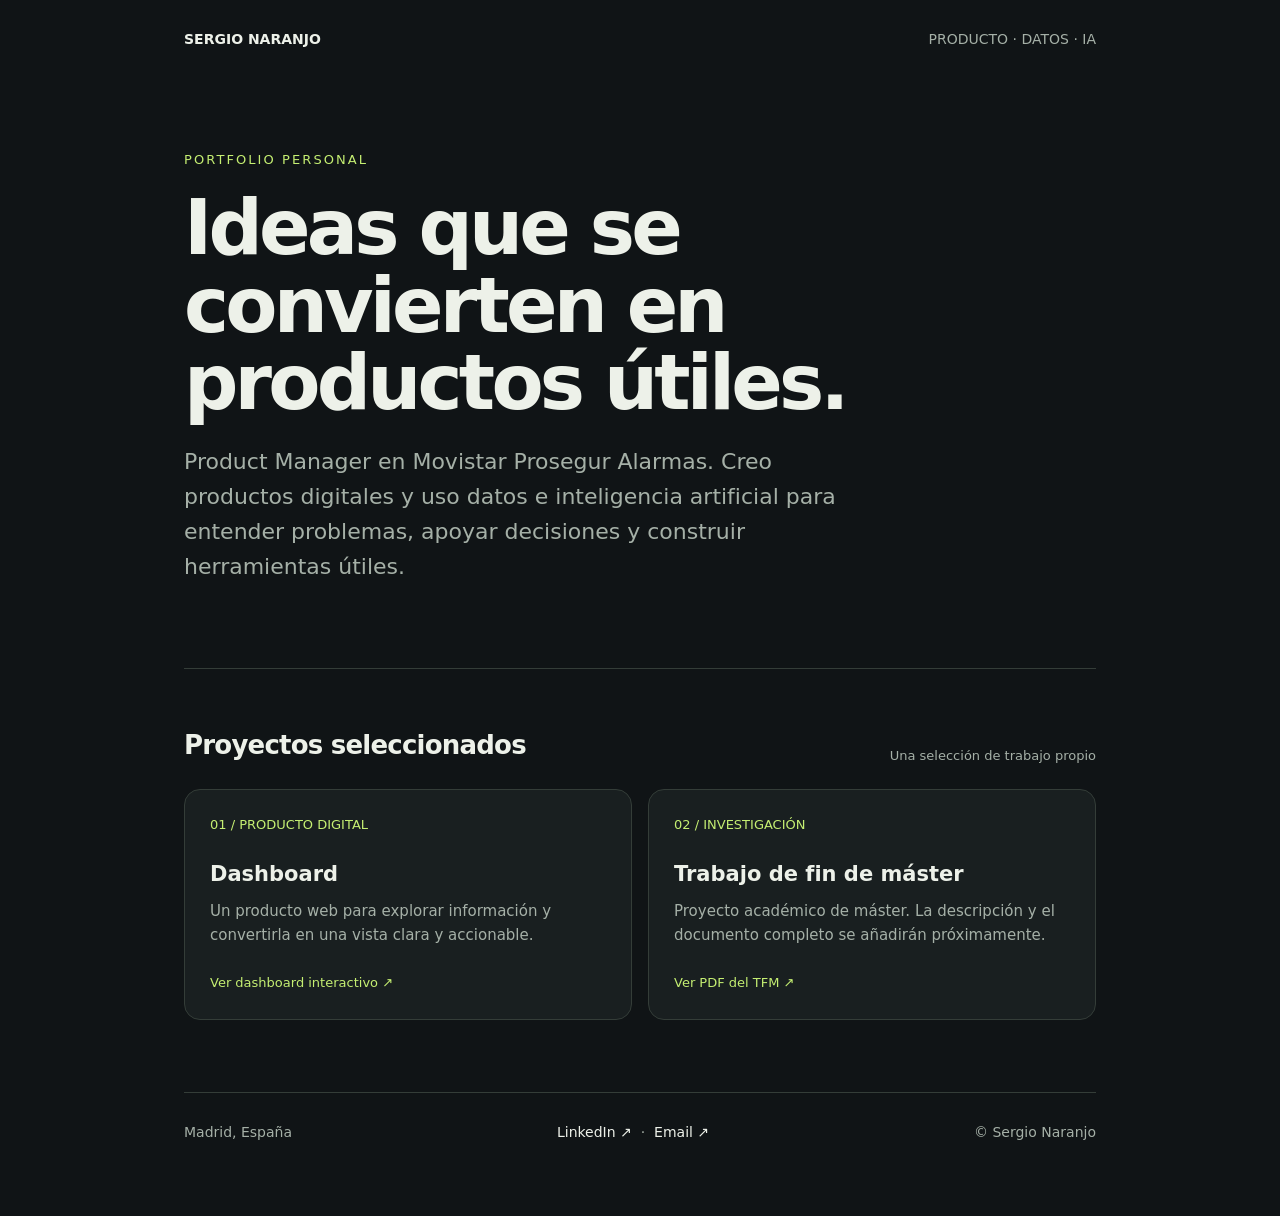
<file: index.html>
<!doctype html>
<html lang="es">
<head>
<meta charset="utf-8"><meta name="viewport" content="width=device-width, initial-scale=1">
<meta name="description" content="Portfolio de Sergio Naranjo: producto digital, datos e inteligencia artificial.">
<title>Sergio Naranjo — Producto digital</title>
<style>
:root{color-scheme:dark;--bg:#101416;--panel:#191f20;--text:#edf1e9;--muted:#a5b0a7;--lime:#c5ef72;--line:#343d38}*{box-sizing:border-box}body{margin:0;background:var(--bg);color:var(--text);font:16px/1.6 system-ui,-apple-system,Segoe UI,sans-serif}main{max-width:960px;margin:auto;padding:28px 24px 72px}.top{display:flex;justify-content:space-between;align-items:center;color:var(--muted);font-size:14px}.top strong{color:var(--text)}.hero{padding:100px 0 84px;border-bottom:1px solid var(--line)}.eyebrow{color:var(--lime);font-size:13px;letter-spacing:.16em;text-transform:uppercase}.hero h1{font-size:clamp(42px,8vw,76px);line-height:1.02;letter-spacing:-.05em;margin:18px 0 22px;max-width:760px}.hero p{font-size:clamp(18px,2.3vw,22px);color:var(--muted);max-width:690px;margin:0}.section-head{display:flex;align-items:end;justify-content:space-between;margin:56px 0 22px}.section-head h2{font-size:26px;margin:0;letter-spacing:-.03em}.section-head span{font-size:13px;color:var(--muted)}.grid{display:grid;grid-template-columns:repeat(2,minmax(0,1fr));gap:16px}.card{background:var(--panel);border:1px solid var(--line);border-radius:16px;padding:25px;min-height:210px;display:flex;flex-direction:column}.number{color:var(--lime);font-size:13px}.card h3{margin:22px 0 8px;font-size:21px}.card p{margin:0;color:var(--muted);font-size:15px}.tag{margin-top:auto;padding-top:26px;color:var(--lime);font-size:13px}.tag a{color:var(--lime);text-decoration:none}.tag a:hover{text-decoration:underline}.contact{margin-top:72px;border-top:1px solid var(--line);padding-top:28px;display:flex;justify-content:space-between;gap:20px;color:var(--muted);font-size:14px}.contact a{color:var(--text);text-decoration:none}.contact a:hover{color:var(--lime)}@media(max-width:640px){main{padding:20px 18px 52px}.hero{padding:76px 0 64px}.grid{grid-template-columns:1fr}.section-head{align-items:start;flex-direction:column;gap:5px}.contact{flex-direction:column}}
</style></head>
<body><main>
<header class="top"><strong>SERGIO NARANJO</strong><span>PRODUCTO · DATOS · IA</span></header>
<section class="hero"><div class="eyebrow">Portfolio personal</div><h1>Ideas que se convierten en productos útiles.</h1><p>Product Manager en Movistar Prosegur Alarmas. Creo productos digitales y uso datos e inteligencia artificial para entender problemas, apoyar decisiones y construir herramientas útiles.</p></section>
<section aria-labelledby="work"><div class="section-head"><h2 id="work">Proyectos seleccionados</h2><span>Una selección de trabajo propio</span></div><div class="grid">
<article class="card"><div class="number">01 / PRODUCTO DIGITAL</div><h3>Dashboard</h3><p>Un producto web para explorar información y convertirla en una vista clara y accionable.</p><div class="tag"><a href="./dashboard/">Ver dashboard interactivo ↗</a></div></article>
<article class="card"><div class="number">02 / INVESTIGACIÓN</div><h3>Trabajo de fin de máster</h3><p>Proyecto académico de máster. La descripción y el documento completo se añadirán próximamente.</p><div class="tag"><a href="https://drive.google.com/file/d/1uoVpW-jJUE2mOoPc51j9votp10xVKmAo/view" target="_blank" rel="noopener noreferrer">Ver PDF del TFM ↗</a></div></article>
</div></section>
<footer class="contact"><span>Madrid, España</span><span><a href="https://www.linkedin.com/in/sergionaranjom/">LinkedIn ↗</a> &nbsp;·&nbsp; <a href="mailto:sernarmor@gmail.com">Email ↗</a></span><span>© Sergio Naranjo</span></footer>
</main></body></html>
</file>
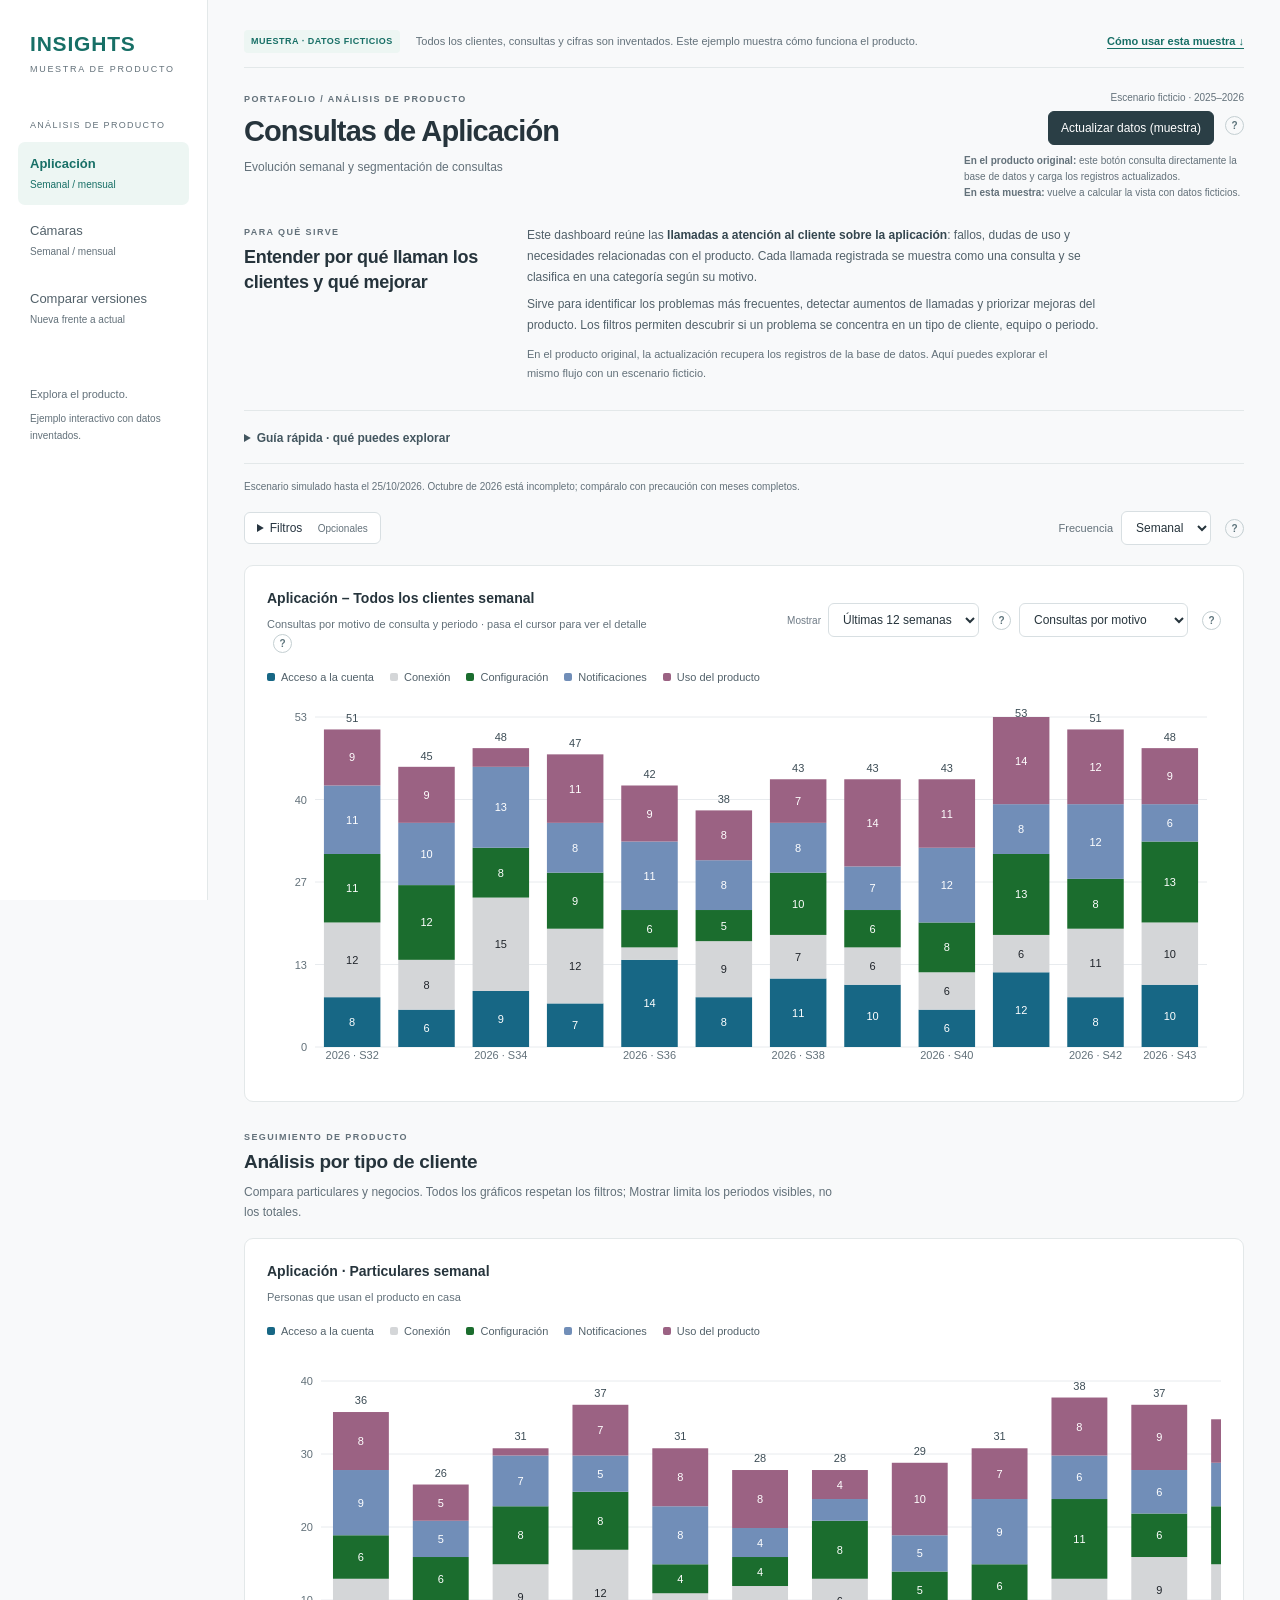
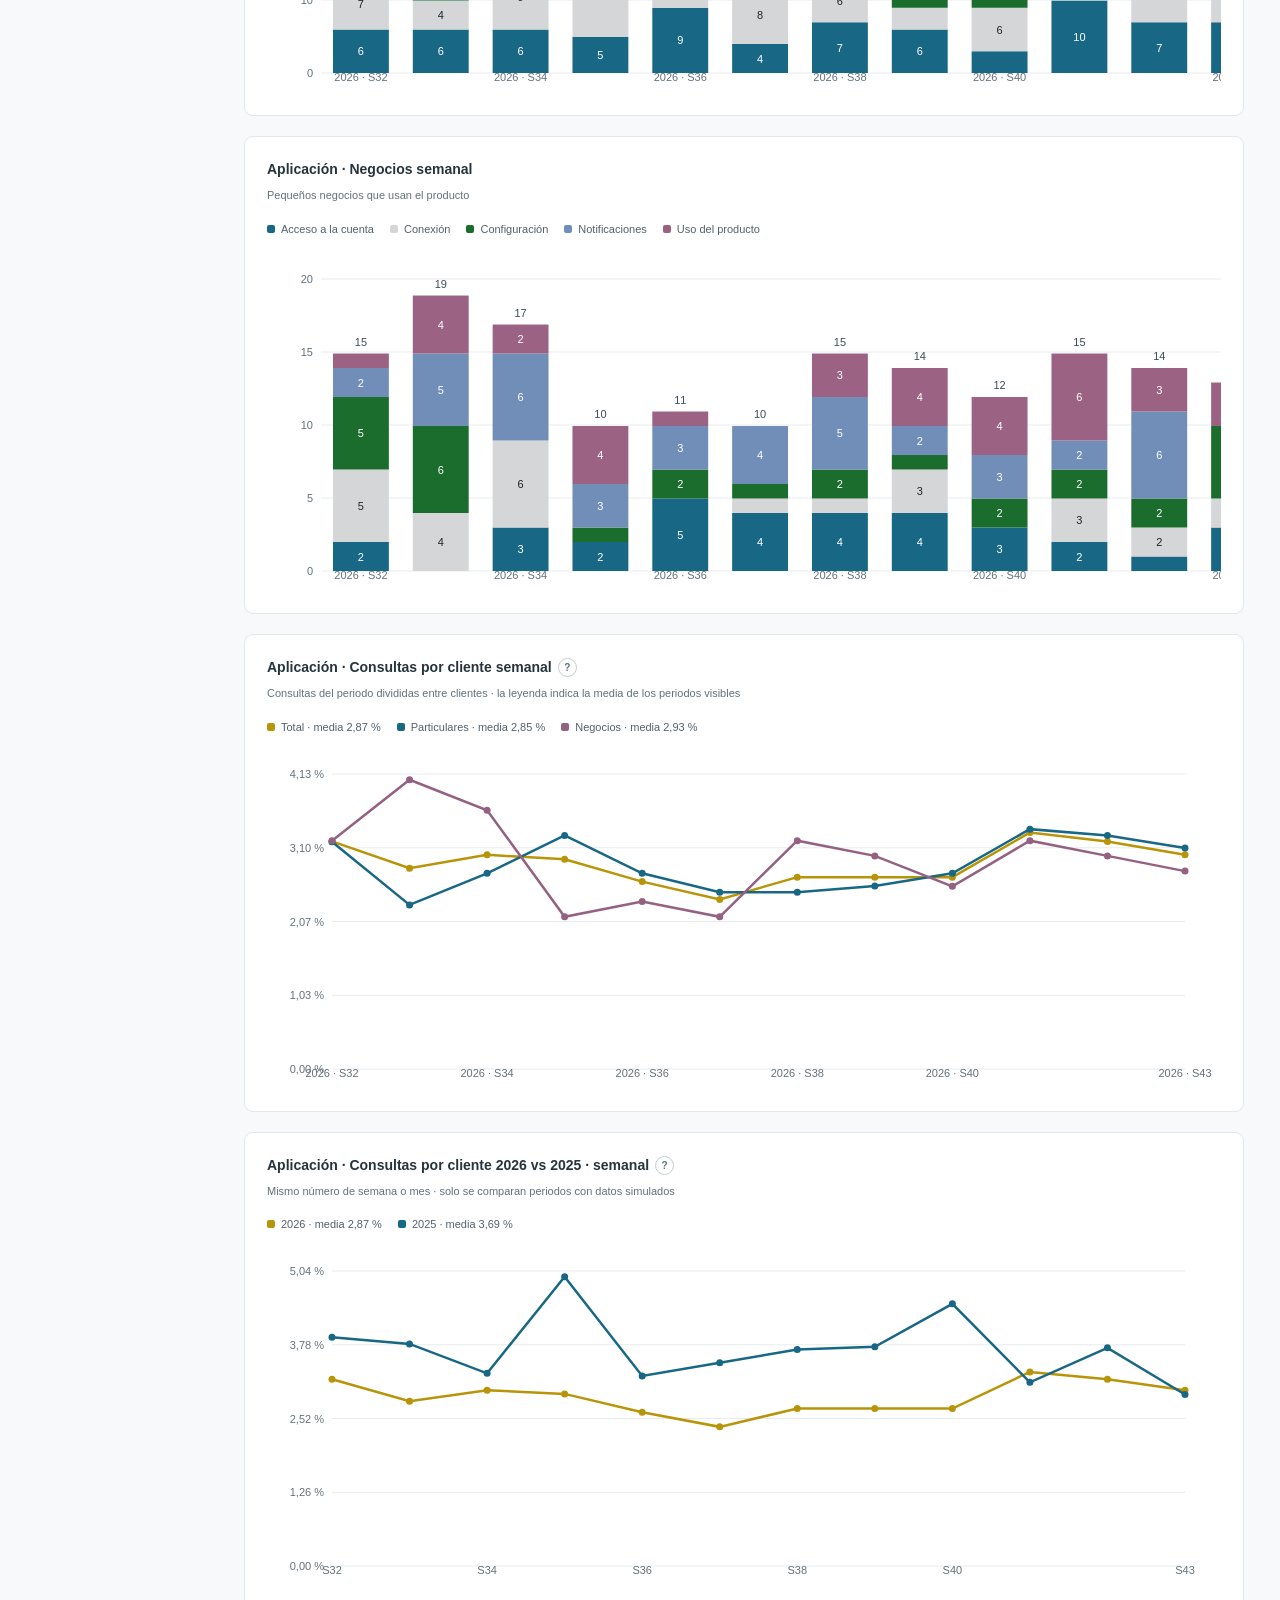
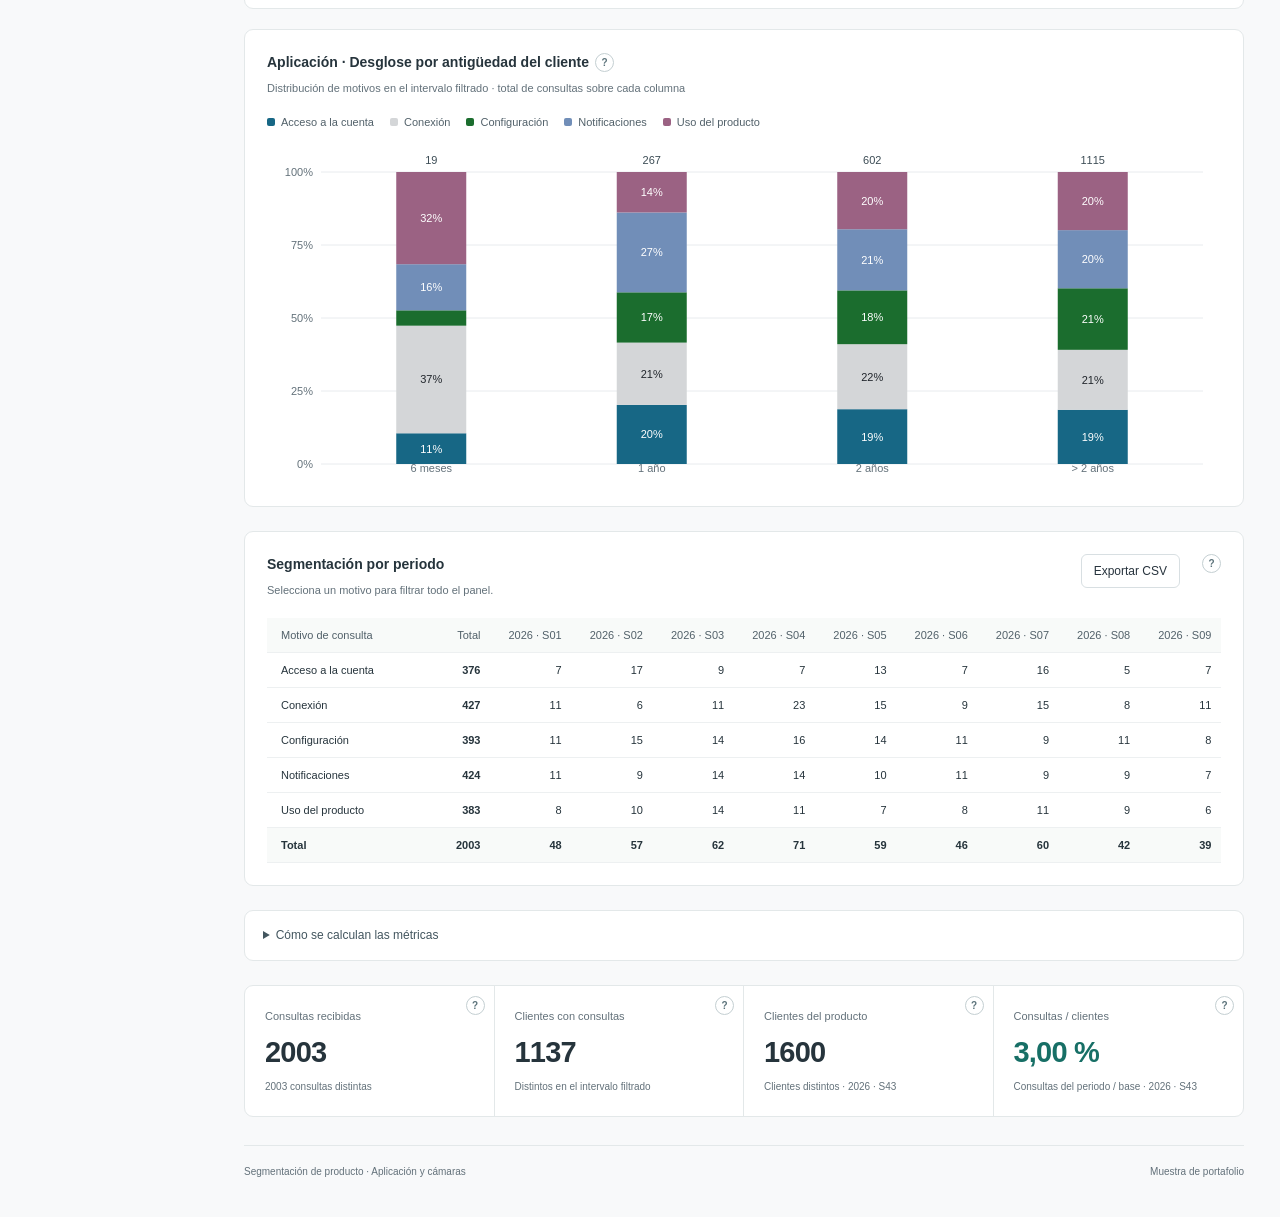
<file: dashboard/index.html>
<!doctype html>
<html lang="es"><head><meta charset="utf-8"><meta name="viewport" content="width=device-width,initial-scale=1"><title>Product Insights · Muestra de análisis de producto</title><link rel="stylesheet" href="./style.css?v=13"><link rel="stylesheet" href="./help.css?v=1"><link rel="stylesheet" href="./minimal.css?v=1"></head>
<body><aside><div class="brand"><b>INSIGHTS</b><span>MUESTRA DE PRODUCTO</span></div><div class="nav-label">ANÁLISIS DE PRODUCTO</div><button class="nav active" data-kind="Aplicación" data-mode="week">Aplicación <small>Semanal / mensual</small></button><button class="nav" data-kind="Cámaras" data-mode="week">Cámaras <small>Semanal / mensual</small></button><a class="nav" href="./piloto.html">Comparar versiones<small>Nueva frente a actual</small></a><div class="aside-bottom">Explora el producto.<p>Ejemplo interactivo con datos inventados.</p></div></aside>
<main><section class="muestra-banner" role="note"><strong>MUESTRA · DATOS FICTICIOS</strong><span>Todos los clientes, consultas y cifras son inventados. Este ejemplo muestra cómo funciona el producto.</span><a href="#guide" onclick="document.getElementById('guide').open=true">Cómo usar esta muestra ↓</a></section><header><div><div class="eyebrow">PORTAFOLIO / ANÁLISIS DE PRODUCTO</div><h1 id="title">Consultas de Aplicación</h1><p id="subtitle">Evolución semanal y segmentación de consultas</p></div><div class="actions"><span id="updated">Preparando datos…</span><button id="refresh">Actualizar datos (muestra)</button><p class="update-explanation"><b>En el producto original:</b> este botón consulta directamente la base de datos y carga los registros actualizados.<br><b>En esta muestra:</b> vuelve a calcular la vista con datos ficticios.</p></div></header><section class="purpose" aria-labelledby="purposeTitle"><div class="eyebrow">PARA QUÉ SIRVE</div><h2 id="purposeTitle">Entender por qué llaman los clientes y qué mejorar</h2><p id="purposeDescription">Este dashboard reúne las <b>llamadas a atención al cliente sobre la aplicación</b>: fallos, dudas de uso y necesidades relacionadas con el producto. Cada llamada registrada se muestra como una consulta y se clasifica en una categoría según su motivo.</p><p>Sirve para identificar los problemas más frecuentes, detectar aumentos de llamadas y priorizar mejoras del producto. Los filtros permiten descubrir si un problema se concentra en un tipo de cliente, equipo o periodo.</p><p class="purpose-footnote">En el producto original, la actualización recupera los registros de la base de datos. Aquí puedes explorar el mismo flujo con un escenario ficticio.</p></section>
<details class="method card guide" id="guide"><summary>Guía rápida · qué puedes explorar</summary><p><b>El problema:</b> cuando llegan consultas sobre un producto, contar mensajes no basta. Este panel ayuda a descubrir qué problemas se repiten, a qué clientes afectan y cómo cambian con el tiempo.</p><ol><li><b>Elige Aplicación o Cámaras.</b> Son dos productos de ejemplo, con consultas y clientes diferentes.</li><li><b>Abre Filtros.</b> Acota por fecha, tipo de cliente, motivo o características del producto. Pulsa Limpiar filtros para volver al conjunto completo.</li><li><b>Explora las gráficas.</b> Las barras separan las consultas por motivo. Pasa el cursor para ver cifras; también puedes elegir un motivo en la tabla para filtrar.</li><li><b>Compara con contexto.</b> La vista de consultas por cliente tiene en cuenta cuántos clientes hay. La comparativa anual alinea la misma semana o mes de dos años.</li><li><b>Prueba la comparación de versiones.</b> Puedes excluir una consulta de ejemplo y ver cómo cambia la gráfica. La selección se guarda solo en este navegador si permite almacenamiento.</li></ol><p><b>Cómo leer las cifras:</b> 20 consultas entre 1.000 clientes equivalen a 2 consultas por cada 100 clientes (2 %). Un cliente puede realizar varias consultas; esto no significa que el 2 % de los clientes haya contactado.</p><p><b>Qué demuestra el producto:</b> navegación por productos, filtros combinables, clasificación de consultas, comparativas temporales y exportación. Las cifras simuladas no representan resultados de ninguna empresa ni prueban que una versión sea mejor.</p></details><p class="pilot-note">Escenario simulado hasta el 25/10/2026. Octubre de 2026 está incompleto; compáralo con precaución con meses completos.</p><div id="status" role="status"></div><section class="view-controls" aria-label="Controles de la página"><details class="filter-menu"><summary>Filtros <span>Opcionales</span></summary><div class="filters" aria-label="Filtros"><label>Año<select id="year"></select></label><label>Desde<select id="from"></select></label><label>Hasta<select id="to"></select></label><label>Tipo de cliente<select id="activity"></select></label><label>Motivo de consulta<select id="category"></select></label><label id="platform-label">Plataforma<select id="platform"></select></label><button id="reset" class="text-button">Limpiar filtros</button><details><summary>Más filtros</summary><div class="extra"><label>Antigüedad<select id="age"></select></label><label>Equipo<select id="panel"></select></label><label>Tipo de consulta<select id="type"></select></label></div></details></div></details><label>Frecuencia<select id="mode"><option value="week">Semanal</option><option value="month">Mensual</option></select></label></section>
<section class="charts"><article class="card trend-card"><div class="card-head"><div><h2 id="chartTitle">Aplicación – Todos los clientes semanal</h2><p id="trendNote">Consultas por motivo de consulta y semana</p></div><div class="trend-controls"><label>Mostrar<select id="window" aria-label="Periodos visibles"><option value="12" selected>Últimas 12 semanas</option><option value="26">Últimas 26 semanas</option><option value="52">Últimas 52 semanas</option><option value="all">Todas las semanas</option></select></label><select id="metric" aria-label="Métrica del gráfico"><option value="rows">Consultas por motivo</option><option value="rate">Consultas / clientes (%)</option><option value="contracts">Clientes con consultas</option></select></div></div><div id="trendLegend" class="trend-legend"></div><div id="trend" class="plot"></div></article></section>
<section id="presentation" aria-label="Análisis por tipo de cliente">
<div class="report-heading"><div><div class="eyebrow">SEGUIMIENTO DE PRODUCTO</div><h2>Análisis por tipo de cliente</h2><p>Compara particulares y negocios. Todos los gráficos respetan los filtros; Mostrar limita los periodos visibles, no los totales.</p></div><span id="reportStatus" role="status"></span></div>
<div id="reportCharts" class="report-charts" aria-busy="true">
<article class="card"><div class="card-head"><div><h2 id="b2cTitle">Particulares</h2><p>Personas que usan el producto en casa</p></div></div><div id="b2cLegend" class="trend-legend"></div><div id="b2cPlot" class="report-plot"></div></article>
<article class="card"><div class="card-head"><div><h2 id="b2bTitle">Negocios</h2><p>Pequeños negocios que usan el producto</p></div></div><div id="b2bLegend" class="trend-legend"></div><div id="b2bPlot" class="report-plot"></div></article>
<article class="card"><div class="card-head"><div><h2 id="ratesTitle">Consultas por cliente</h2><p id="ratesNote">Consultas del periodo divididas entre clientes · la leyenda indica la media de los periodos visibles</p></div></div><div id="ratesLegend" class="trend-legend"></div><div id="ratesPlot" class="report-plot line-plot"></div></article>
<article class="card"><div class="card-head"><div><h2 id="comparisonTitle">Comparativa entre años</h2><p>Mismo número de semana o mes · solo se comparan periodos con datos simulados</p></div></div><div id="comparisonLegend" class="trend-legend"></div><div id="comparisonPlot" class="report-plot line-plot"></div></article>
<article class="card" id="ageCard"><div class="card-head"><div><h2>Aplicación · Desglose por antigüedad del cliente</h2><p>Distribución de motivos en el intervalo filtrado · total de consultas sobre cada columna</p></div></div><div id="ageLegend" class="trend-legend"></div><div id="agePlot" class="report-plot"></div></article>
</div>


</section>
<section class="card table-card"><div class="card-head"><div><h2>Segmentación por periodo</h2><p>Selecciona un motivo para filtrar todo el panel.</p></div><button id="export">Exportar CSV</button></div><div class="table-scroll" id="matrix"></div></section>
<details class="method card"><summary>Cómo se calculan las métricas</summary><div id="method"></div></details>
<section class="kpis" aria-label="Resumen de la selección"><article><span>Consultas recibidas</span><strong id="rows">—</strong><small id="caseDistinct"></small></article><article><span>Clientes con consultas</span><strong id="contracts">—</strong><small>Distintos en el intervalo filtrado</small></article><article><span>Clientes del producto</span><strong id="base">—</strong><small id="baseNote">Al cierre del último periodo</small></article><article class="accent"><span>Consultas / clientes</span><strong id="rate">—</strong><small id="rateNote">Último periodo seleccionado</small></article></section>
<footer>Segmentación de producto · Aplicación y cámaras <span>Muestra de portafolio</span></footer></main><script src="./muestra-data.js"></script><script src="./presentation.js?v=5"></script><script src="./app.js?v=13"></script><script src="./help.js?v=1"></script></body></html>
</file>
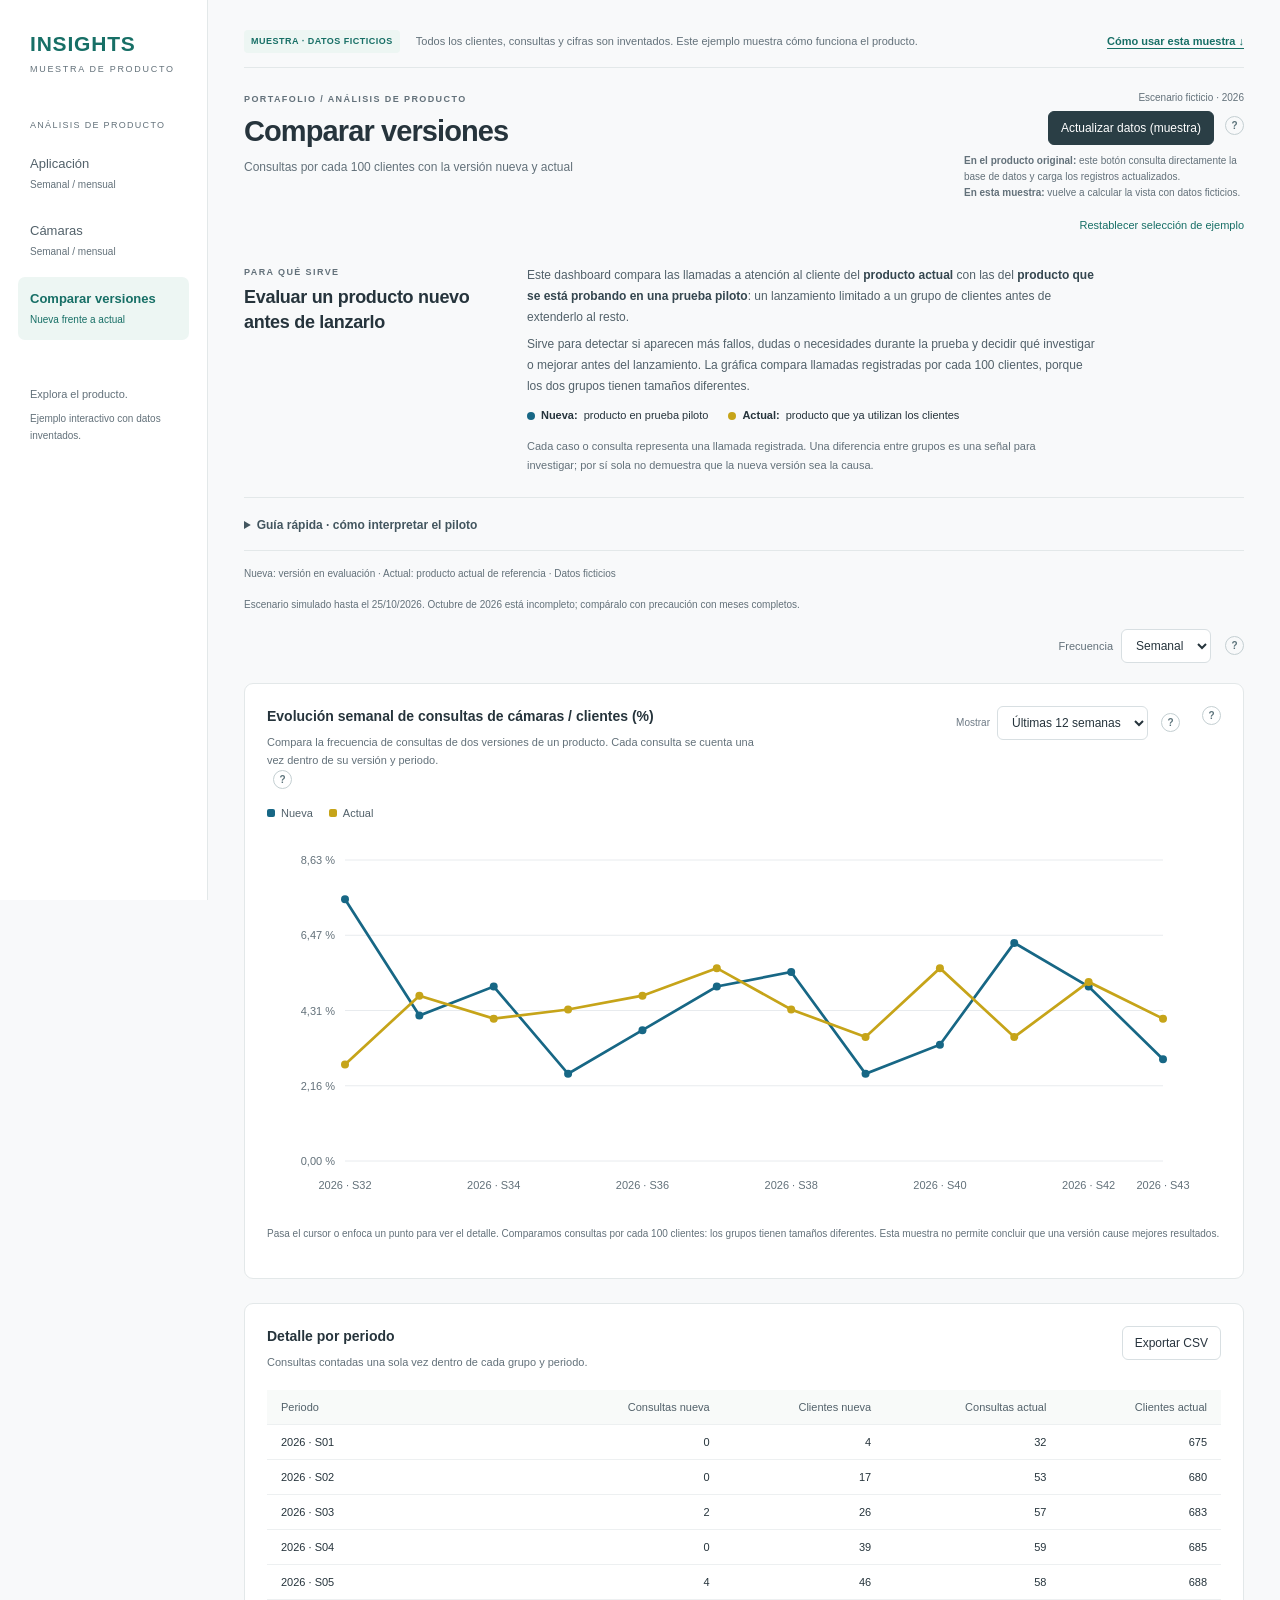
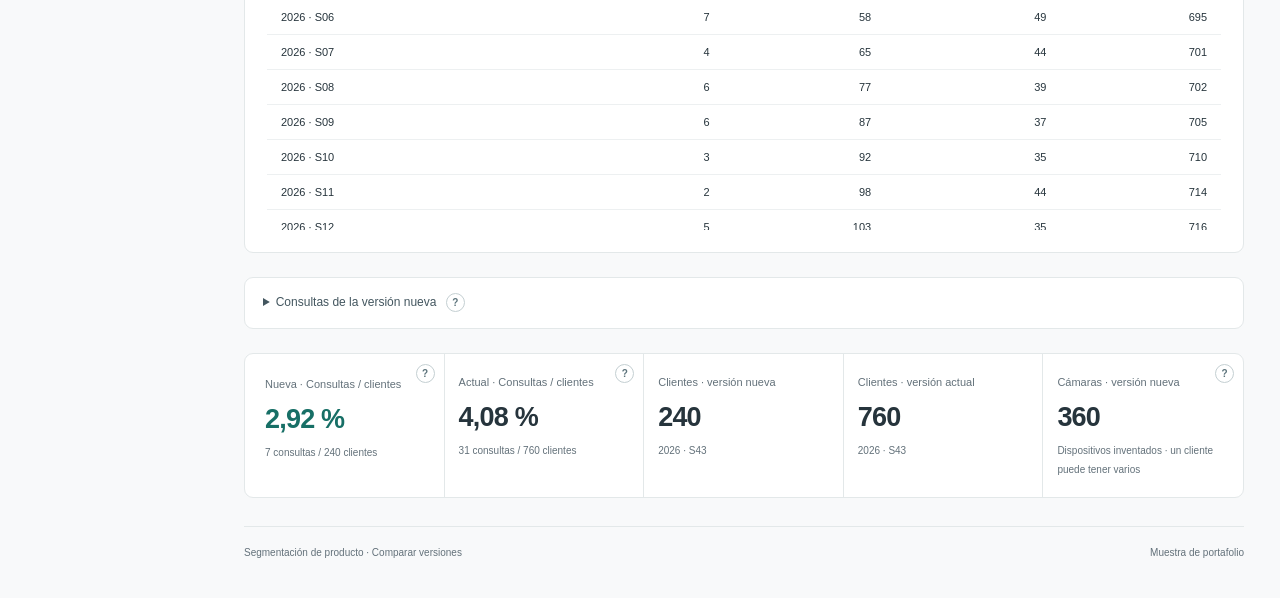
<file: dashboard/piloto.html>
<!doctype html>
<html lang="es"><head><meta charset="utf-8"><meta name="viewport" content="width=device-width,initial-scale=1"><title>Comparar versiones · Producto</title><link rel="stylesheet" href="./style.css?v=13"><link rel="stylesheet" href="./help.css?v=1"><link rel="stylesheet" href="./minimal.css?v=1"></head>
<body><aside><div class="brand"><b>INSIGHTS</b><span>MUESTRA DE PRODUCTO</span></div><div class="nav-label">ANÁLISIS DE PRODUCTO</div><a class="nav" href="./index.html?view=app&amp;mode=week">Aplicación<small>Semanal / mensual</small></a><a class="nav" href="./index.html?view=cameras&amp;mode=week">Cámaras<small>Semanal / mensual</small></a><a class="nav active" href="./piloto.html" aria-current="page">Comparar versiones<small>Nueva frente a actual</small></a><div class="aside-bottom">Explora el producto.<p>Ejemplo interactivo con datos inventados.</p></div></aside>
<main><section class="muestra-banner" role="note"><strong>MUESTRA · DATOS FICTICIOS</strong><span>Todos los clientes, consultas y cifras son inventados. Este ejemplo muestra cómo funciona el producto.</span><a href="#guide" onclick="document.getElementById('guide').open=true">Cómo usar esta muestra ↓</a></section><header><div><div class="eyebrow">PORTAFOLIO / ANÁLISIS DE PRODUCTO</div><h1>Comparar versiones</h1><p>Consultas por cada 100 clientes con la versión nueva y actual</p></div><div class="actions"><span id="updated">Sin cargar</span><button id="refresh">Actualizar datos (muestra)</button><p class="update-explanation"><b>En el producto original:</b> este botón consulta directamente la base de datos y carga los registros actualizados.<br><b>En esta muestra:</b> vuelve a calcular la vista con datos ficticios.</p><button id="resetMuestra" class="text-button">Restablecer selección de ejemplo</button></div></header><section class="purpose" aria-labelledby="purposeTitle"><div class="eyebrow">PARA QUÉ SIRVE</div><h2 id="purposeTitle">Evaluar un producto nuevo antes de lanzarlo</h2><p>Este dashboard compara las llamadas a atención al cliente del <b>producto actual</b> con las del <b>producto que se está probando en una prueba piloto</b>: un lanzamiento limitado a un grupo de clientes antes de extenderlo al resto.</p><p>Sirve para detectar si aparecen más fallos, dudas o necesidades durante la prueba y decidir qué investigar o mejorar antes del lanzamiento. La gráfica compara llamadas registradas por cada 100 clientes, porque los dos grupos tienen tamaños diferentes.</p><div class="version-key"><span><i class="version-dot new"></i><b>Nueva:</b> producto en prueba piloto</span><span><i class="version-dot current"></i><b>Actual:</b> producto que ya utilizan los clientes</span></div><p class="purpose-footnote">Cada caso o consulta representa una llamada registrada. Una diferencia entre grupos es una señal para investigar; por sí sola no demuestra que la nueva versión sea la causa.</p></section>
<details class="method card guide" id="guide"><summary>Guía rápida · cómo interpretar el piloto</summary><ol><li><b>Compara las dos líneas.</b> Nueva representa el producto en prueba; Actual, el producto que ya se utiliza.</li><li><b>Elige semanas o meses.</b> La frecuencia agrupa las llamadas en periodos diferentes. Mostrar limita los periodos visibles en la gráfica.</li><li><b>Comprueba el tamaño de cada grupo.</b> La tasa divide las llamadas del periodo entre los clientes de esa versión. Así puedes comparar grupos de tamaños distintos.</li><li><b>Revisa las consultas del piloto.</b> Si una llamada no está relacionada con el producto que se está evaluando, puedes desmarcarla para excluirla del análisis. Los clientes del grupo se mantienen.</li><li><b>Actualiza o exporta.</b> En el producto original, Actualizar datos consulta la base de datos. Esta muestra solo recalcula el ejemplo. El CSV permite revisar las cifras por periodo.</li></ol><p>Todos los registros y comentarios de esta muestrastración son inventados.</p></details><p id="sourceDates" class="source-dates" aria-live="polite"></p>
<p class="pilot-note">Escenario simulado hasta el 25/10/2026. Octubre de 2026 está incompleto; compáralo con precaución con meses completos.</p><div id="status" role="status" aria-live="polite"></div><div id="sourceWarning" class="pilot-warning" role="status" hidden></div>
<section class="view-controls" aria-label="Controles de la página"><label>Frecuencia<select id="mode"><option value="week">Semanal</option><option value="month">Mensual</option></select></label></section><section class="card table-card pilot-chart"><div class="card-head"><div><h2 id="plotTitle">Evolución semanal de consultas de cámaras / clientes (%)</h2><p>Compara la frecuencia de consultas de dos versiones de un producto. Cada consulta se cuenta una vez dentro de su versión y periodo.</p></div><div class="trend-controls"><label>Mostrar<select id="window" aria-label="Periodos visibles"><option value="12" selected>Últimas 12 semanas</option><option value="26">Últimas 26 semanas</option><option value="52">Últimas 52 semanas</option><option value="all">Todas las semanas</option></select></label></div></div><div class="trend-legend"><span><i style="background:#176785"></i>Nueva</span><span><i style="background:#c6a419"></i>Actual</span></div><div id="plot" class="report-plot line-plot" aria-busy="false"><div class="empty">Preparando comparación de ejemplo…</div></div><p class="pilot-note">Pasa el cursor o enfoca un punto para ver el detalle. Comparamos consultas por cada 100 clientes: los grupos tienen tamaños diferentes. Esta muestra no permite concluir que una versión cause mejores resultados.</p></section>
<section class="card table-card"><div class="card-head"><div><h2>Detalle por periodo</h2><p>Consultas contadas una sola vez dentro de cada grupo y periodo.</p></div><button id="export" disabled>Exportar CSV</button></div><div id="matrix" class="table-scroll"></div></section>
<details id="v4Cases" class="method card pilot-cases"><summary>Consultas de la versión nueva <span id="v4CasesCount"></span></summary><p>Marca las consultas que deben contar en la gráfica. La selección se conserva solo en este navegador si permite almacenamiento. Restablecer selección de ejemplo vuelve a incluir todas las consultas. Una consulta desmarcada sigue en el listado pero no cuenta en la gráfica; el número de clientes se mantiene. Todos los comentarios son inventados.</p><div id="v4CasesBody" aria-live="polite">Abre este apartado para consultar el detalle.</div></details>
<section class="kpis pilot-kpis" aria-label="Resumen del piloto e inventario"><article class="accent"><span>Nueva · Consultas / clientes</span><strong id="rate4">—</strong><small id="detail4">Sin datos</small></article><article><span>Actual · Consultas / clientes</span><strong id="rate3">—</strong><small id="detail3">Sin datos</small></article><article><span>Clientes · versión nueva</span><strong id="base4">—</strong><small id="period4">Al cierre del periodo</small></article><article><span>Clientes · versión actual</span><strong id="base3">—</strong><small id="period3">Al cierre del periodo</small></article><article><span>Cámaras · versión nueva</span><strong id="cameraCount4">—</strong><small id="cameraCount4Note">Incluye varias cámaras de un mismo cliente</small></article></section>
<footer>Segmentación de producto · Comparar versiones <span>Muestra de portafolio</span></footer></main><script src="./muestra-data.js"></script><script src="./piloto.js?v=13"></script><script src="./help.js?v=1"></script></body></html>
</file>
<file: dashboard/style.css>
:root{font-family:Arial,Helvetica,sans-serif;color:#202c36;background:#f4f5f7;font-synthesis:none}*{box-sizing:border-box}body{margin:0}aside{position:fixed;inset:0 auto 0 0;width:225px;background:#18232d;color:white;padding:34px 20px}.brand{padding:0 10px 38px}.brand b{font-size:25px;letter-spacing:1.2px;color:#f7d117}.brand span{display:block;margin-top:10px;font-size:10px;letter-spacing:2.6px;color:#b7bec4}.nav-label{font-size:10px;letter-spacing:1.4px;color:#8998a4;margin:20px 10px}.nav{width:100%;background:none;color:#d4dce1;border:none;text-align:left;padding:17px 15px;margin:5px 0;border-radius:7px;font-size:15px;cursor:pointer}.nav small{display:block;font-size:11px;margin-top:7px;opacity:.7}.nav.active{background:#f7d117;color:#18232d;font-weight:bold}.aside-bottom{position:absolute;bottom:30px;font-size:13px;color:#c2cbd2;padding:0 10px}.aside-bottom p{font-size:11px;color:#8c9aa7;line-height:1.6;max-width:165px}main{margin-left:225px;padding:38px 42px;max-width:1920px}header{display:flex;justify-content:space-between;align-items:center;gap:20px;margin-bottom:26px}.eyebrow{font-size:10px;letter-spacing:1.8px;color:#778592;font-weight:bold}h1{font-size:32px;letter-spacing:-1px;margin:10px 0 8px}header p{margin:0;font-size:13px;color:#79848e}.actions{display:flex;align-items:flex-end;flex-direction:column;gap:11px}.actions span{color:#7d8790;font-size:11px}button,select{font:inherit}button{cursor:pointer;background:white;border:1px solid #dce0e4;border-radius:6px;padding:10px 14px;color:#27333d;font-size:12px}button:hover{border-color:#a2aeb7}button:disabled{opacity:.6;cursor:wait}#refresh{background:#202d38;color:white;border:none}.filters{display:flex;flex-wrap:wrap;align-items:flex-end;gap:14px;background:white;padding:20px;border:1px solid #e7e9eb;border-radius:9px;margin-bottom:22px}.filters label{display:flex;flex-direction:column;gap:8px;font-size:10px;color:#6e7a85;letter-spacing:.2px;flex:1;min-width:100px}.filters select{width:100%;max-width:250px}.filters details{width:100%;font-size:11px;color:#6b7884}.extra{display:flex;gap:15px;margin-top:14px}.filters select,.card select{font-size:12px;background:#fafbfc;border:1px solid #dfe4e8;border-radius:5px;padding:9px;color:#273540;max-width:220px}.text-button{padding:10px 0;border:none;background:none;color:#71808c}.kpis{display:grid;grid-template-columns:repeat(4,1fr);gap:18px;margin-bottom:24px}.kpis article{background:white;border:1px solid #e7e9eb;border-radius:8px;padding:23px}.kpis span{font-size:11px;color:#6d7a85}.kpis strong{display:block;font-size:32px;letter-spacing:-.7px;margin:15px 0 12px;font-weight:600}.kpis small{font-size:10px;color:#8a949c;line-height:1.5}.kpis article.accent{border-top:3px solid #edca17;padding-top:21px}.charts{display:grid;grid-template-columns:1.6fr 1fr;gap:22px;margin-bottom:22px}.card{background:white;border:1px solid #e7e9eb;border-radius:9px;padding:24px}.card-head{display:flex;justify-content:space-between;gap:12px;align-items:start;margin-bottom:20px}h2{font-size:15px;margin:0 0 9px}.card-head p{font-size:11px;color:#8a959e;margin:0}.plot{height:300px}.plot svg{width:100%;height:100%;overflow:visible}.bar-row{display:grid;grid-template-columns:145px 1fr 50px;align-items:center;gap:10px;margin:15px 0;font-size:11px;cursor:pointer}.bar-row:hover{color:#a18400}.bar-track{background:#f1f3f5;height:9px;border-radius:3px;overflow:hidden}.bar{background:#e2bf20;height:100%;border-radius:3px}.bar-row b{text-align:right;font-size:11px}.table-scroll{max-height:520px;overflow:auto}table{border-collapse:separate;border-spacing:0;font-size:11px;min-width:100%;white-space:nowrap}th,td{padding:12px 15px;border-bottom:1px solid #eef0f2;text-align:right}th{background:#f7f8fa;color:#6f7b85;font-weight:500;position:sticky;top:0;z-index:1}th:first-child,td:first-child{text-align:left;position:sticky;left:0;background:white;z-index:2;min-width:220px}th:first-child{background:#f7f8fa;z-index:3}tbody tr{cursor:pointer}tbody tr:hover td{background:#fffbe5}tfoot td{font-weight:bold;background:#fafbf7!important}.table-card{margin-bottom:22px}.method{font-size:12px;margin-top:20px;padding:18px 24px;color:#677783}.method summary{cursor:pointer;color:#374650}.method p,.method li{line-height:1.7}.method pre{overflow:auto;font-size:11px;background:#f6f7f8;padding:15px}.method ul{padding-left:18px}footer{font-size:10px;color:#96a0a8;margin-top:25px}footer span{float:right}#status{font-size:12px;line-height:1.6;margin-bottom:15px;color:#665416}#status:empty{display:none}.empty{color:#8996a1;text-align:center;padding:80px 15px;font-size:13px}.legend{font-size:10px;fill:#81909c}summary:focus-visible,button:focus-visible,select:focus-visible{outline:2px solid #d5b300;outline-offset:3px}@media(max-width:1200px){main{padding:28px 24px}.charts{grid-template-columns:1fr}.kpis{gap:10px}.kpis article{padding:17px}.kpis strong{font-size:27px}}@media(max-width:800px){aside{position:static;width:auto;padding:18px;display:flex;flex-wrap:wrap;gap:8px}.brand{padding:0 20px 0 0}.brand b{font-size:20px}.brand span,.nav-label,.aside-bottom{display:none}.nav{width:auto;margin:0;padding:10px}.nav small{display:none}main{margin:0;padding:22px 16px}header{align-items:start}h1{font-size:26px}.kpis{grid-template-columns:1fr 1fr}.actions span{max-width:140px;text-align:right}.filters{gap:10px}.bar-row{grid-template-columns:140px 1fr 48px}.extra{flex-wrap:wrap}}

[hidden]{display:none!important}.legend{font-size:11px}

@media(max-width:800px){.nav small{display:inline;font-size:10px;margin-left:5px;white-space:nowrap}}

@media(max-width:800px){.brand{width:100%;padding-bottom:10px;flex-shrink:0}.nav{white-space:nowrap}}

.charts{grid-template-columns:1fr}.trend-card{min-width:0}.trend-card .card-head{align-items:center}.trend-legend{display:flex;flex-wrap:wrap;gap:7px 16px;margin:4px 0 12px;font-size:12px}.trend-legend span{display:inline-flex;align-items:center;gap:6px}.trend-legend i{width:13px;height:13px;border-radius:2px;display:inline-block;flex:none}.plot{overflow-x:auto;overflow-y:hidden}.plot svg{display:block}.stack-label{font-size:11px;font-weight:600;pointer-events:none}.stack-total{font-size:12px;fill:#15191d}.plot .legend{font-size:12px;fill:#454b50}@media(max-width:700px){.trend-legend{font-size:11px;gap:6px 10px}.plot{height:310px}}

.trend-controls{display:flex;align-items:end;gap:10px;flex-wrap:wrap}.trend-controls label{display:grid;gap:5px;font-size:10px;color:#6e7a85}.trend-controls select{max-width:210px}.trend-card .plot{height:420px}.trend-legend{margin-top:0}@media(max-width:700px){.trend-controls{width:100%}.trend-controls select{max-width:175px}.trend-card .plot{height:360px}}

#presentation{margin:30px 0}.report-heading{display:flex;justify-content:space-between;align-items:center;gap:18px;margin:0 0 20px}.report-heading h2{font-size:22px;margin:8px 0}.report-heading p{font-size:12px;color:#6e7a85;line-height:1.6;margin:0}.report-heading>span{font-size:12px;color:#806b19;white-space:nowrap}.report-charts{display:grid;gap:22px;transition:opacity .15s}.report-charts[aria-busy=true]{opacity:.5}.report-charts .card{min-width:0}.report-plot{height:360px;overflow:auto hidden}.report-plot svg{display:block;width:100%;height:100%;min-width:360px}.report-plot .legend{font-size:12px;fill:#596771}.line-plot{height:310px}.historical{margin-top:22px;color:#465662}.historical summary{font-size:13px;cursor:pointer;line-height:1.6}.historical>p{font-size:12px;line-height:1.8;color:#74808a;max-width:900px}.historical figure{margin:30px 0 0}.historical figcaption{font-size:15px;font-weight:bold;margin-bottom:18px}.historical figure+figure{border-top:1px solid #e7e9eb;padding-top:26px}.historical .trend-legend{font-size:11px}.report-charts .empty{padding:110px 15px}@media(max-width:800px){.report-heading{align-items:start;flex-direction:column}.report-heading h2{font-size:20px}.report-charts .card{padding:18px}.report-plot{height:340px}.line-plot{height:290px}}

.source-slide{display:block;width:100%;height:auto;margin-top:18px;border:1px solid #e7e9eb}
/* Feedback visual mientras se recalculan vistas y fuentes */
@keyframes spin{to{transform:rotate(360deg)}}
.spinner{display:inline-block;width:13px;height:13px;border:2px solid currentColor;border-right-color:transparent;border-radius:50%;animation:spin .7s linear infinite;vertical-align:-2px;margin-right:7px}
#status.busy::before,.report-heading .busy::before{content:"";display:inline-block;width:12px;height:12px;border:2px solid #b49a17;border-right-color:transparent;border-radius:50%;animation:spin .7s linear infinite;vertical-align:-2px;margin-right:8px}
#refresh.busy::before,.nav.pending::after{content:"";display:inline-block;width:12px;height:12px;border:2px solid currentColor;border-right-color:transparent;border-radius:50%;animation:spin .7s linear infinite;vertical-align:-2px;margin-right:8px}
.nav.pending{opacity:.8}.charts{transition:opacity .18s}.charts[aria-busy=true]{opacity:.68}.stack-category{font-size:8px;font-weight:600;pointer-events:auto}
@media(prefers-reduced-motion:reduce){*,*::before,*::after{animation-duration:.01ms!important;animation-iteration-count:1!important;scroll-behavior:auto!important}}

/* Las gráficas de Consultas / clientes aprovechan el alto de sus tarjetas. */
.line-plot{height:360px}@media(max-width:800px){.line-plot{height:330px}}

a.nav{display:block;text-decoration:none}.filters input[type=date]{font:inherit;font-size:12px;padding:8px;border:1px solid #dfe4e8;border-radius:5px;background:#fafbfc;color:#273540;min-width:135px}.pilot-warning{background:#fff8da;border:1px solid #eed885;color:#665416;border-radius:7px;padding:14px 18px;line-height:1.7;font-size:12px;margin-bottom:20px}.pilot-note{font-size:11px;color:#6e7a85;line-height:1.7}.report-plot[aria-busy=true]{opacity:.55}
.pilot-kpis{margin-top:24px}.pilot-cases .table-scroll{margin-top:16px}.pilot-cases th,.pilot-cases td{text-align:left;vertical-align:top}.pilot-cases th:first-child,.pilot-cases td:first-child{min-width:145px}.pilot-cases .case-comment{white-space:pre-wrap;overflow-wrap:anywhere;min-width:280px;max-width:800px;line-height:1.7}.pilot-cases tbody tr{cursor:default}
.case-week{margin-top:16px;border-top:1px solid #e7e9eb;padding-top:16px}.case-week>summary{font-weight:600}.case-week>p{margin-bottom:0}
.case-inclusion{display:inline-flex;align-items:center;gap:8px;cursor:pointer;white-space:nowrap}.case-inclusion input{width:17px;height:17px;accent-color:#176785}.case-excluded td{background:#f3f4f5}.case-excluded .case-inclusion{color:#687782}
.pilot-kpis{grid-template-columns:repeat(5,minmax(0,1fr));gap:12px}.pilot-kpis article{padding:16px 12px;min-width:0}.pilot-kpis article.accent{padding-top:14px}.pilot-kpis strong{font-size:32px;margin:12px 0 8px;white-space:nowrap}.pilot-kpis small{overflow-wrap:anywhere}@media(max-width:1100px){.pilot-kpis{grid-template-columns:repeat(3,minmax(0,1fr))}}@media(max-width:650px){.pilot-kpis{grid-template-columns:repeat(2,minmax(0,1fr))}}
.source-dates{font-size:11px;color:#6d7a85;line-height:1.7;margin:-12px 0 20px}.source-dates:empty{display:none}

/* Controles secundarios recogidos; frecuencia común a toda la página. */
.view-controls{display:flex;align-items:flex-start;justify-content:space-between;gap:16px;margin-bottom:22px;position:relative;z-index:5}
.view-controls>label{display:flex;align-items:center;gap:10px;font-size:11px;color:#6e7a85;margin-left:auto}
.view-controls select{font-size:12px;background:#fff;border:1px solid #dfe4e8;border-radius:6px;padding:9px;color:#273540}
.filter-menu>summary{cursor:pointer;font-size:12px;background:white;border:1px solid #dfe4e8;border-radius:6px;padding:10px 14px;color:#273540}
.filter-menu>summary span{color:#8a959e;font-size:10px;margin-left:12px}
.filter-menu>.filters{position:absolute;left:0;top:44px;width:min(780px,100%);margin:0;box-shadow:0 12px 30px #18232d18;padding:18px;gap:14px}
.filter-menu .extra{flex-wrap:wrap}
@media(max-width:650px){.filter-menu>summary span{display:none}.view-controls{gap:10px}.filter-menu>.filters{width:100%}.view-controls>label{gap:6px}}

/* Un 50 % más de alto; el SVG usa la altura real para evitar bandas vacías. */
.trend-card .plot{height:630px}
.report-plot,.line-plot{height:540px}
.trend-card,.report-charts>.card,.pilot-chart{padding-bottom:12px}
.charts,.table-card{margin-bottom:14px}
.report-charts{gap:14px}
#presentation{margin:18px 0}
.pilot-note{margin-bottom:0}
@media(max-width:800px){.report-plot{height:510px}.line-plot{height:495px}}
@media(max-width:700px){.trend-card .plot{height:540px}}

.stack-label,.stack-category{pointer-events:none}
rect[data-tooltip]{cursor:help}
.chart-tooltip{position:fixed;z-index:1000;pointer-events:none;max-width:min(300px,calc(100vw - 16px));padding:10px 13px;border-radius:6px;background:#202d38;color:white;font-size:12px;line-height:1.5;box-shadow:0 4px 14px #18232d30;overflow-wrap:anywhere}

/* Portfolio muestra: neutral identity and explanatory content. */
:root{background:#f3f6f8}.brand b{color:#79d9cf}.nav.active{background:#79d9cf}.kpis article.accent{border-top-color:#2a9d8f}aside{overflow-y:auto}.muestra-banner{display:flex;align-items:center;gap:14px;flex-wrap:wrap;background:#e4f5f0;border:1px solid #b2dbcf;border-radius:9px;padding:16px 20px;margin-bottom:26px;font-size:12px;line-height:1.6;color:#23584e}.muestra-banner strong{font-size:11px;letter-spacing:.8px}.muestra-banner a{margin-left:auto;color:#225f55;font-weight:600}.guide{margin:0 0 22px}.guide summary{font-weight:600}.guide li{margin-bottom:9px}.guide p{max-width:950px}.guide ol{padding-left:20px}.method a{color:#176785}.card-head p{line-height:1.7}.trend-legend span{max-width:100%}.filter-menu>.filters{max-height:65vh;overflow:auto}.card-head{flex-wrap:wrap}.actions{min-width:140px}.brand b{font-size:23px}.aside-bottom{position:static;margin-top:45px}.muestra-banner a:focus-visible,a.nav:focus-visible{outline:2px solid #176785;outline-offset:4px}.pilot-kpis small{font-size:11px}.plot svg{min-width:640px}@media(max-width:800px){.muestra-banner{align-items:flex-start;gap:6px}.muestra-banner a{margin-left:0;width:100%}header{flex-wrap:wrap}.actions{align-items:flex-start}.actions span{text-align:left;max-width:none}.card{padding:18px}.filter-menu>.filters{width:100%;max-height:60vh}.guide{line-height:1.7}}
</file>
<file: dashboard/help.css>
.purpose{background:#fff;border:1px solid #dbe5e9;border-left:4px solid #2a9d8f;border-radius:9px;padding:22px 26px;margin:0 0 22px;max-width:1100px}.purpose h2{font-size:20px;margin:9px 0 12px;line-height:1.35}.purpose p{font-size:13px;line-height:1.8;color:#425665;margin:8px 0;max-width:960px}.purpose .purpose-footnote{font-size:12px;color:#677b88;margin-top:12px}.actions{max-width:305px;flex-shrink:0}.actions .update-explanation{font-size:11px;line-height:1.7;color:#596e7b;text-align:left;margin:0;max-width:305px}.version-key{display:flex;flex-wrap:wrap;gap:12px 26px;margin:16px 0;font-size:13px;line-height:1.6}.version-key span{display:inline-flex;align-items:center;gap:6px;flex-wrap:wrap}.version-dot{width:12px;height:12px;display:inline-block;border-radius:50%;background:#176785}.version-dot.current{background:#c6a419}.help-button{display:inline-flex;align-items:center;justify-content:center;width:22px;height:22px;min-width:22px;padding:0;margin:0 0 0 8px;vertical-align:middle;border:1px solid #a8bdc8;border-radius:50%;color:#315f71;background:#f3f8fa;font-size:12px;font-weight:bold;cursor:help;letter-spacing:0}.help-button:hover,.help-button:focus-visible{color:#fff;background:#176785;border-color:#176785}.help-popover{position:fixed;z-index:1200;max-width:min(350px,calc(100vw - 24px));background:#203441;color:#fff;box-shadow:0 8px 30px #18232d30;padding:15px 17px;border-radius:8px;font-size:13px;line-height:1.75;pointer-events:none}.visually-hidden{position:absolute!important;clip:rect(0,0,0,0)!important;clip-path:inset(50%)!important;width:1px!important;height:1px!important;margin:-1px!important;overflow:hidden!important;white-space:nowrap!important}.card-head h2{display:inline-block}.kpis article{position:relative}.kpis article>.help-button{position:absolute;right:9px;top:10px}.view-controls>label{flex-wrap:wrap}.help-button:focus-visible{outline:2px solid #176785;outline-offset:3px}@media(max-width:800px){.purpose{padding:18px}.purpose h2{font-size:18px}.actions{max-width:none;width:100%;align-items:flex-start}.actions .update-explanation{max-width:620px}.help-popover{font-size:12px}.version-key{gap:9px}.purpose p{font-size:13px}}
</file>
<file: dashboard/minimal.css>
/* Shared visual layer for the product and its portable sample. */
:root {
  --ink: #26343c;
  --muted: #63717a;
  --line: #e3e8e9;
  --accent: #176f66;
  --tint: #edf6f3;
  font-family: -apple-system, BlinkMacSystemFont, "Segoe UI", sans-serif;
  color: var(--ink);
  background: #f8f9fa;
}
body.product-live { --accent: #766000; --tint: #faf6df; }
* { box-sizing: border-box; }
body { margin: 0; }
aside {
  width: 208px;
  padding: 32px 18px;
  background: #fff;
  color: var(--ink);
  border-right: 1px solid var(--line);
  overflow-y: auto;
}
.brand { padding: 0 12px 28px; }
.brand b { color: var(--accent); font-size: 21px; letter-spacing: .8px; }
.brand span { color: var(--muted); font-size: 9px; letter-spacing: 1.7px; margin-top: 8px; }
.nav-label { margin: 18px 12px 12px; color: var(--muted); font-size: 9px; letter-spacing: 1.3px; }
.nav { display: block; width: 100%; padding: 13px 12px; margin: 4px 0; border: 0; border-radius: 7px; color: #52616a; font-size: 13px; font-weight: 500; line-height: 1.45; text-decoration: none; }
.nav small { display: block; margin: 4px 0 0; font-size: 10px; font-weight: 400; opacity: 1; color: var(--muted); }
.nav:hover { background: #f4f6f6; }
.nav.active { background: var(--tint); color: var(--accent); font-weight: 600; }
.nav.active small { color: var(--accent); }
.aside-bottom { position: static; margin-top: 48px; padding: 0 12px; color: var(--muted); font-size: 11px; }
.aside-bottom p { color: var(--muted); line-height: 1.7; font-size: 10px; }
main { margin-left: 208px; padding: 30px 36px 40px; max-width: 1640px; }
header { align-items: flex-start; gap: 24px; margin-bottom: 24px; }
h1 { font-size: 29px; font-weight: 600; letter-spacing: -.9px; line-height: 1.2; margin: 8px 0 9px; }
header p { color: var(--muted); font-size: 12px; line-height: 1.65; }
.eyebrow { color: var(--muted); font-size: 9px; letter-spacing: 1.4px; line-height: 1.6; }
.actions { position: relative; max-width: 280px; min-width: 190px; gap: 8px; }
.actions > span { font-size: 10px; color: var(--muted); }
.actions .update-explanation { font-size: 10px; line-height: 1.6; max-width: 280px; color: var(--muted); }
.actions .update-explanation b { font-weight: 600; }
.actions > .help-button { position: absolute; right: 0; top: 24px; }
.actions:has(>.help-button) #refresh { margin-right: 30px; }
button, select, .filters input[type=date] { font-family: inherit; font-size: 12px; }
button { border-color: #d8dfe2; border-radius: 6px; padding: 9px 12px; }
button:hover { border-color: #99a8ad; }
#refresh { background: #2a3e45; border: 1px solid #2a3e45; border-radius: 6px; color: #fff; font-weight: 500; }
#refresh:hover { background: #1c3037; }
.text-button { font-size: 11px; color: var(--accent); }
select, .card select, .filters select, .view-controls select { border: 1px solid #d8dfe2; border-radius: 6px; background: #fff; padding: 8px 10px; color: var(--ink); font-size: 12px; }
.muestra-banner { background: transparent; border: 0; border-bottom: 1px solid var(--line); border-radius: 0; padding: 0 0 14px; margin: 0 0 24px; gap: 8px 16px; color: var(--muted); font-size: 11px; line-height: 1.65; }
.muestra-banner strong { color: var(--accent); background: var(--tint); border-radius: 4px; padding: 4px 7px; font-size: 9px; letter-spacing: .5px; }
.muestra-banner a { color: var(--accent); font-size: 11px; text-underline-offset: 3px; }
.purpose { display: grid; grid-template-columns: minmax(170px, .7fr) minmax(0, 2fr); column-gap: 32px; row-gap: 6px; background: transparent; border: 0; border-bottom: 1px solid var(--line); border-radius: 0; padding: 0 0 22px; margin-bottom: 18px; max-width: none; }
.purpose > .eyebrow { grid-column: 1; grid-row: 1; }
.purpose h2 { grid-column: 1; grid-row: 2 / span 4; font-size: 18px; font-weight: 550; line-height: 1.4; letter-spacing: -.3px; margin: 0; max-width: 250px; }
.purpose p { grid-column: 2; font-size: 12px; line-height: 1.75; color: #52616a; margin: 0; max-width: 86ch; }
.purpose p:first-of-type { grid-row: 1 / span 2; }
.purpose p b { color: #34464f; font-weight: 600; }
.purpose .purpose-footnote { color: var(--muted); font-size: 11px; line-height: 1.7; margin-top: 3px; }
.version-key { grid-column: 2; gap: 8px 20px; font-size: 11px; margin: 4px 0; }
.version-dot { width: 8px; height: 8px; }
.guide { margin: 0 0 14px; }
.card { background: #fff; border: 1px solid var(--line); border-radius: 9px; padding: 22px; box-shadow: none; min-width: 0; }
.card-head { gap: 16px; margin-bottom: 18px; align-items: flex-start; flex-wrap: wrap; }
.card-head > div:first-child { flex: 1 1 230px; min-width: 0; }
h2 { font-size: 14px; line-height: 1.5; font-weight: 600; margin: 0 0 6px; }
.card-head p { font-size: 11px; line-height: 1.7; color: var(--muted); max-width: 80ch; }
.trend-controls { gap: 8px; align-items: center; }
.trend-controls label { display: flex; align-items: center; gap: 7px; font-size: 10px; }
.trend-controls select { max-width: 195px; }
.trend-card .card-head { align-items: center; }
.charts { grid-template-columns: minmax(0, 1fr); margin-bottom: 24px; gap: 20px; }
.trend-card .plot { height: 380px; }
.plot { overflow: auto hidden; }
.plot svg { min-width: 640px; }
.trend-legend { gap: 6px 16px; margin: 0 0 16px; font-size: 11px; color: #52616a; }
.trend-legend i { width: 8px; height: 8px; border-radius: 2px; }
.stack-category { display: none; }
.stack-label { font-size: 11px; font-weight: 500; }
.stack-total { font-size: 11px; fill: #3c4c55; }
.plot .legend, .report-plot .legend { font-size: 11px; fill: #63717a; }
#presentation { margin: 28px 0 24px; }
.report-heading { gap: 12px; margin-bottom: 16px; }
.report-heading h2 { font-size: 19px; font-weight: 550; letter-spacing: -.3px; margin: 4px 0 6px; }
.report-heading p { color: var(--muted); font-size: 12px; line-height: 1.65; max-width: 90ch; }
.report-charts { display: grid; grid-template-columns: minmax(0, 1fr); gap: 20px; }
.report-plot, .line-plot { height: 350px; }
.pilot-chart .report-plot { height: 380px; }
.table-card { margin-bottom: 24px; }
.table-scroll { max-height: 440px; }
table { font-size: 11px; font-variant-numeric: tabular-nums; }
th, td { padding: 11px 14px; border-bottom-color: #edf0f1; }
th, th:first-child { background: #f8faf9; color: #52616a; font-weight: 500; }
th:first-child, td:first-child { min-width: 175px; }
tbody tr:hover td { background: var(--tint); }
tfoot td { background: #f8faf9!important; }
.method { padding: 15px 18px; margin-top: 18px; color: #52616a; font-size: 12px; }
.method summary { font-size: 12px; color: #43565f; line-height: 1.65; }
.method p, .method li { line-height: 1.8; }
.method pre { border-radius: 5px; background: #f7f9f9; }
.guide.method { margin-top: 0; border: 0; border-bottom: 1px solid var(--line); border-radius: 0; padding: 0 0 14px; background: transparent; }
.kpis { gap: 0; grid-template-columns: repeat(4, minmax(0, 1fr)); border: 1px solid var(--line); border-radius: 9px; background: #fff; overflow: hidden; margin: 24px 0; }
.kpis article, .kpis article.accent { background: transparent; border: 0; border-right: 1px solid var(--line); border-radius: 0; padding: 20px; min-width: 0; }
.kpis article:last-child { border-right: 0; }
.kpis span { color: var(--muted); font-size: 11px; padding-right: 10px; display: inline-block; }
.kpis strong { font-size: 29px; font-weight: 550; letter-spacing: -.8px; margin: 12px 0 7px; font-variant-numeric: tabular-nums; }
.kpis article.accent strong { color: var(--accent); }
.kpis small { color: var(--muted); font-size: 10px; line-height: 1.65; }
.pilot-kpis { grid-template-columns: repeat(5, minmax(0, 1fr)); }
.pilot-kpis article { padding: 18px 14px; }
.pilot-kpis strong { font-size: 27px; }
.view-controls { gap: 16px; margin: 16px 0 20px; z-index: 5; align-items: center; }
.view-controls > label { color: var(--muted); font-size: 11px; gap: 8px; }
.filter-menu > summary { padding: 8px 12px; font-size: 12px; border-color: #d8dfe2; border-radius: 6px; }
.filter-menu > summary span { font-size: 10px; color: var(--muted); }
.filter-menu > .filters { top: 43px; padding: 20px; gap: 16px; border-color: var(--line); border-radius: 8px; box-shadow: 0 10px 32px #26343c12; max-height: 65vh; overflow: auto; }
.filters label { font-size: 11px; color: #52616a; gap: 6px; min-width: 130px; }
.filters .extra { flex-wrap: wrap; gap: 16px; }
.filters select { max-width: none; }
.pilot-note, .source-dates { color: var(--muted); font-size: 10px; line-height: 1.7; margin: 10px 0 14px; }
.pilot-warning { background: #fffaf0; border-color: #ecdfb7; font-size: 12px; }
#status { font-size: 12px; margin-bottom: 14px; }
.source-slide { border-radius: 6px; }
.case-week { padding-top: 14px; margin-top: 14px; border-color: var(--line); }
.case-week > summary { font-weight: 500; }
.case-inclusion input { accent-color: var(--accent); }
footer { display: flex; flex-wrap: wrap; justify-content: space-between; gap: 8px; color: var(--muted); font-size: 10px; border-top: 1px solid var(--line); padding-top: 20px; margin-top: 28px; }
footer span { float: none; }
.help-button { width: 19px; height: 19px; min-width: 19px; padding: 0; margin-left: 6px; border-color: #c4cfd2; color: #5c737b; background: transparent; font-size: 10px; }
.help-popover, .chart-tooltip { border-radius: 7px; background: #273e46; box-shadow: 0 8px 24px #152a3026; font-family: inherit; }
summary, button, a, select { -webkit-tap-highlight-color: transparent; }
summary:focus-visible, button:focus-visible, a:focus-visible, select:focus-visible { outline: 2px solid var(--accent); outline-offset: 3px; }
@media(min-width:1350px) {
  .report-charts { grid-template-columns: repeat(2, minmax(0, 1fr)); }
  #ageCard { grid-column: 1 / -1; }
}
@media(max-width:1100px) {
  main { padding: 26px 24px 32px; }
  .purpose { column-gap: 24px; grid-template-columns: 180px minmax(0, 1fr); }
  .pilot-kpis { grid-template-columns: repeat(3, minmax(0, 1fr)); }
  .pilot-kpis article { border-bottom: 1px solid var(--line); }
}
@media(max-width:800px) {
  aside { position: static; width: auto; padding: 18px 20px 12px; display: flex; flex-wrap: wrap; gap: 4px; border-right: 0; border-bottom: 1px solid var(--line); }
  .brand { width: 100%; padding: 0 8px 10px; }
  .brand b { font-size: 18px; }
  .brand span, .nav-label, .aside-bottom { display: none; }
  .nav, a.nav { display: block; width: auto; margin: 0; padding: 9px 10px; font-size: 12px; }
  .nav small { display: none; }
  main { margin-left: 0; padding: 22px 20px 32px; }
  header { flex-wrap: wrap; gap: 16px; margin-bottom: 22px; }
  h1 { font-size: 26px; }
  .actions { display: grid; grid-template-columns: minmax(0, 1fr) 19px; gap: 8px 10px; width: 100%; min-width: 0; max-width: none; align-items: center; justify-content: start; }
  .actions #refresh { justify-self: start; max-width: 100%; }
  .actions > span { grid-column: 1 / -1; text-align: left; max-width: none; }
  .actions .update-explanation { grid-column: 1 / -1; grid-row: 3; min-width: 0; max-width: 580px; overflow-wrap: anywhere; }
  .actions > .help-button { position: static; grid-column: 2; grid-row: 2; margin: 0; }
  .actions:has(>.help-button) #refresh { margin-right: 0; }
  #resetMuestra { grid-column: 1 / -1; justify-self: start; padding: 0; }
  .muestra-banner { margin-bottom: 22px; gap: 8px; }
  .muestra-banner a { margin-left: 0; width: auto; }
  .muestra-banner > span { flex-basis: 100%; }
  .purpose { grid-template-columns: 1fr; gap: 8px; padding-bottom: 18px; }
  .purpose > *, .purpose h2, .purpose p, .purpose p:first-of-type { grid-column: 1; grid-row: auto; max-width: none; }
  .purpose h2 { font-size: 18px; }
  .purpose p { font-size: 12px; }
  .card { padding: 18px; }
  .card-head { gap: 12px; margin-bottom: 16px; }
  .card-head > div:first-child { flex-basis: 100%; }
  .trend-controls { width: 100%; }
  .trend-card .plot, .pilot-chart .report-plot { height: 340px; }
  .report-plot, .line-plot { height: 310px; }
  .report-charts { gap: 16px; }
  .kpis, .pilot-kpis { grid-template-columns: repeat(2, minmax(0, 1fr)); }
  .kpis article, .kpis article.accent { padding: 18px 14px; border-bottom: 1px solid var(--line); }
  .kpis article:nth-child(2n) { border-right: 0; }
  .kpis strong, .pilot-kpis strong { font-size: 26px; }
  .view-controls { gap: 10px; flex-wrap: wrap; }
  .view-controls > label { gap: 6px; }
  .view-controls select { max-width: 140px; }
  .filters label { min-width: 110px; }
  .filter-menu > .filters { width: 100%; }
  th:first-child, td:first-child { min-width: 145px; }
}
@media(prefers-reduced-motion:reduce) {
  *, *::before, *::after { animation-duration: .01ms!important; transition-duration: .01ms!important; }
}
</file>
